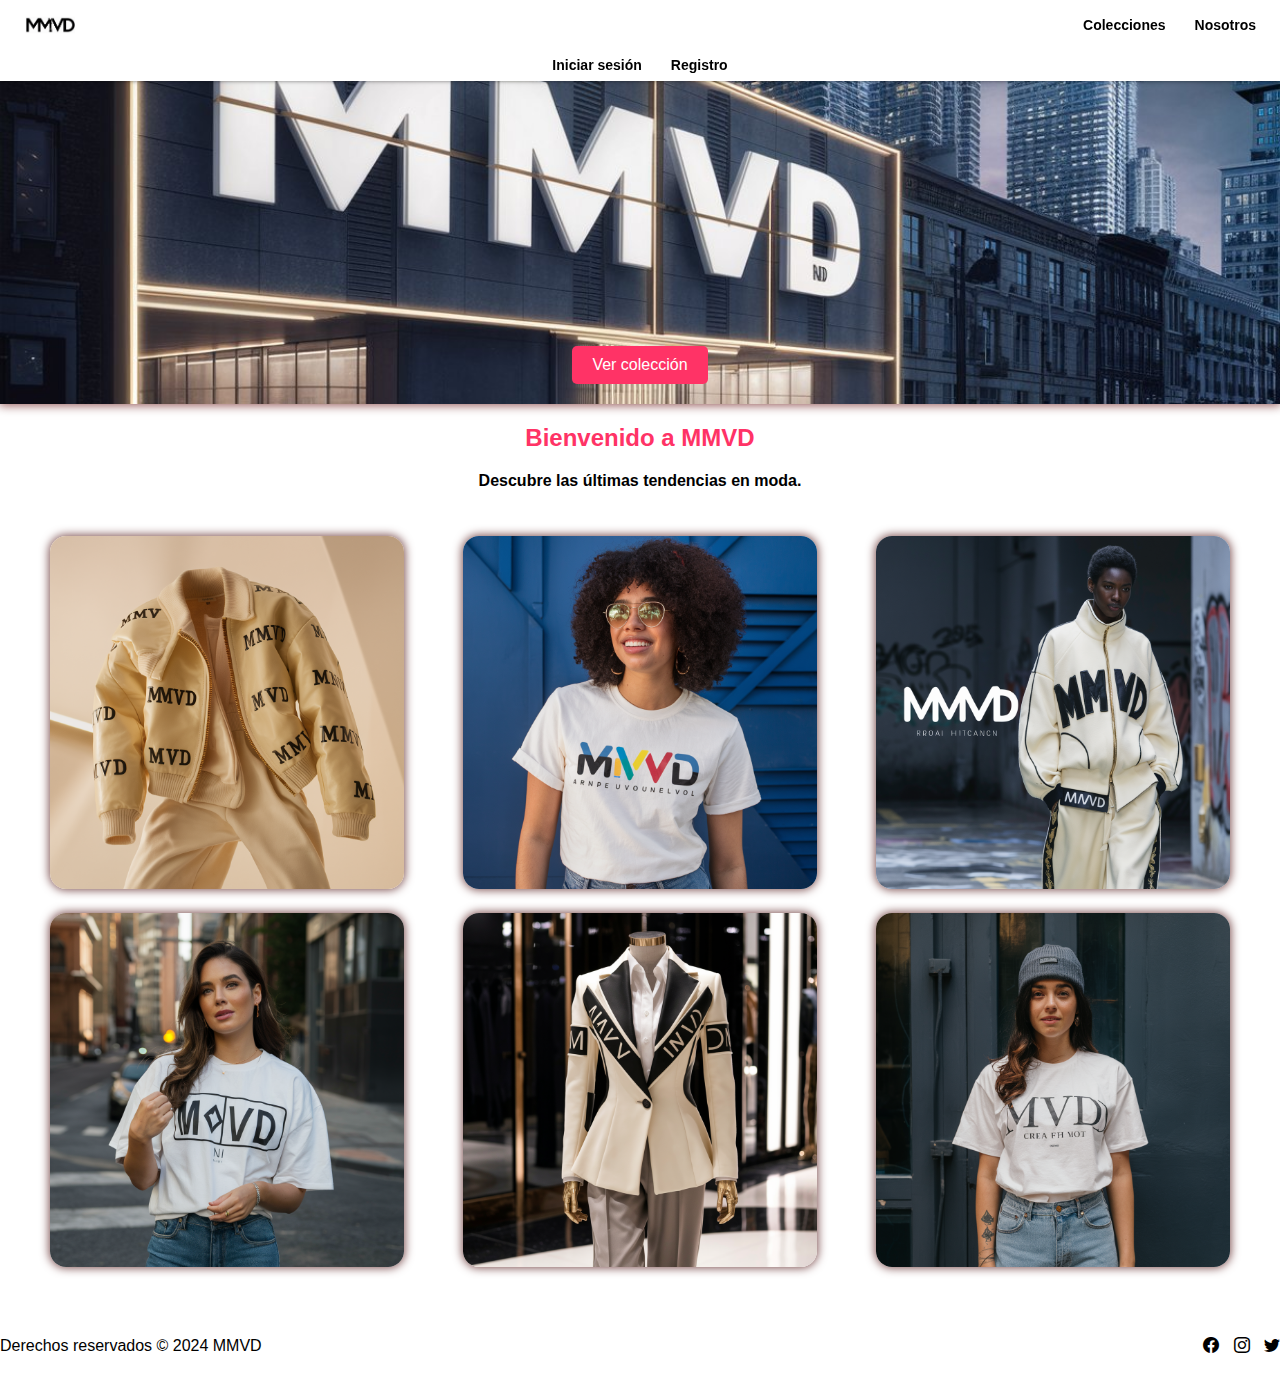
<file: index.html>
<!DOCTYPE html>
<html lang="en">

<head>
    <meta charset="UTF-8">
    <meta name="viewport" content="width=device-width, initial-scale=1.0">
    <title>MMVD</title>
    <link rel="stylesheet" href="./css/index.css">
    <link rel="stylesheet" href="https://cdn.jsdelivr.net/npm/bootstrap-icons@1.11.3/font/bootstrap-icons.min.css">
</head>

<body>
    <header class="header">
        <nav class="navegator">
            <div>
                <a href="./index.html">
                    <svg aria-hidden="true" focusable="false" height="100%" viewBox="0 0 62 62" width="100%"
                        xmlns="http://www.w3.org/2000/svg" class="img img--logo">
                        <circle cx="31" cy="31" fill="#ffffff" r="30.002"></circle>
                        <image href="./img/MMVD3.png" height="100%" width="100%" />

                    </svg>
                </a>

            </div>
            <ul class="navlink gap-5xs">

                <li><a href="./Coleccion.html" class="link">Colecciones</a>
                    <ul class="list-agre gap-5xs">
                        <li><a href="#" class="link">Ella</a></li>
                        <li><a href="#" class="link">El</a></li>
                        <li><a href="#" class="link">Niños</a></li>
                    </ul>
                </li>
                <li><a href="#" class="link">Nosotros</a>
                    <ul class="gap-5xs">
                        <li><a href="#" class="link">Historia</a></li>
                        <li><a href="#" class="link">Locales</a></li>
                        <li><a href="#" class="link">Contacto</a></li>

                    </ul>
                </li>

            </ul>

        </nav>
        <nav>
            <ul class="inicio-sesion gap-5xs">

                <li><a href="#" class="link">Iniciar sesión</a></li>
                <li><a href="./Registro.html" class="link">Registro</a></li>
            </ul>

        </nav>

    </header>

    <main>

        <section class="banner">
            <a href="./Coleccion.html" class="btn">Ver colección</a>
        </section>

        <section class="textos">
            <h2 class="h2">Bienvenido a MMVD</h2>
            <p>Descubre las últimas tendencias en moda.</p>

        </section>

        <section class="productos">

            <div class="producto">
                <img class="producto__img" src="./img/Ropa/CONJUNTO.png">


            </div>
            <div class="producto">
                <img class="producto__img" src="./img/Ropa/POLO.png" alt="">


            </div>
            <div class="producto">
                <img class="producto__img" src="./img/Ropa/OTROCONJUNTO.png" alt="">


            </div>
            <div class="producto">
                <img class="producto__img" src="./img/Ropa/OTROPOLO.png" alt="">


            </div>
            </div>
            <div class="producto">
                <img class="producto__img" src="./img/Ropa/jacket.png" alt="">


            </div>
            <div class="producto">
                <img class="producto__img" src="./img/Ropa/POLOo.png" alt="">


            </div>

        </section>
    </main>

    <footer>
        <div class="footer-content">
            <p>Derechos reservados © 2024 MMVD</p>
            <div class="social-links">
                <a href="#"><i class="bi bi-facebook"></i></a>
                <a href="https://www.instagram.com/mamavadi_/"><i class="bi bi-instagram"></i></a>
                <a href="#"><i class="bi bi-twitter"></i></a>
            </div>
        </div>
    </footer>

</body>

</html>
</file>
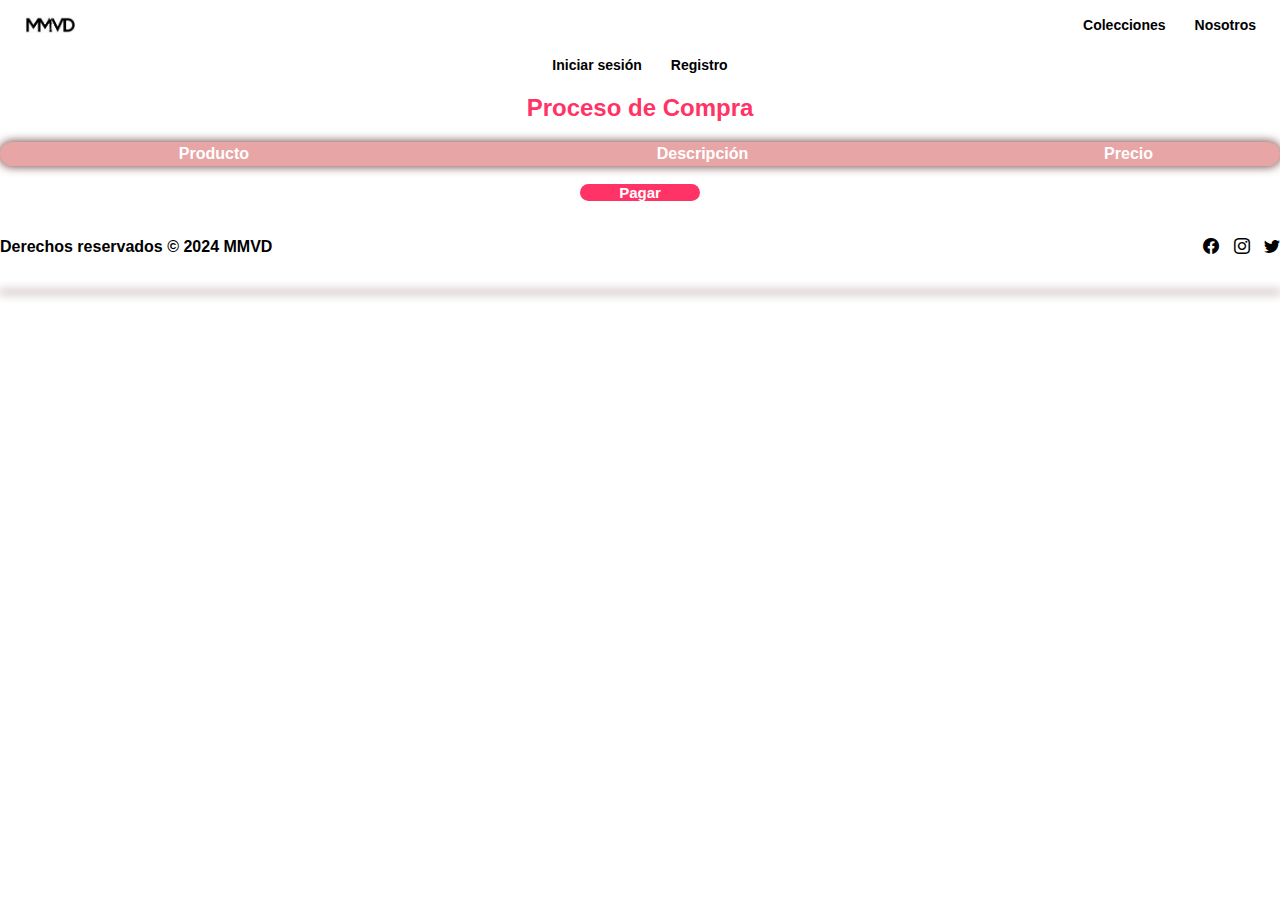
<file: carrito.html>
<!DOCTYPE html>
<html lang="es">

<head>
    <meta charset="UTF-8">
    <meta name="viewport" content="width=device-width, initial-scale=1.0">
    <title>MMVD</title>
    <link rel="stylesheet" href="./css/index.css">
    <link rel="stylesheet" href="https://cdn.jsdelivr.net/npm/bootstrap-icons@1.11.3/font/bootstrap-icons.min.css">
</head>

<body>
    <header>
        <nav class="navegator">
            <a href="./index.html" class="logo">
                <svg aria-hidden="true" focusable="false" height="100%" viewBox="0 0 62 62" width="100%"
                    xmlns="http://www.w3.org/2000/svg" class="img img--logo">
                    <circle cx="31" cy="31" fill="#ffffff" r="30.002"></circle>
                    <image href="./img/MMVD3.png" height="100%" width="100%" />
                </svg>
            </a>
            <ul class="navlink gap-5xs">

                <li>
                    <a href="./Coleccion.html" class="link">Colecciones</a>
                    <ul class="gap-5xs">
                        <li><a href="#" class="link">Ella</a></li>
                        <li><a href="#" class="link">El</a></li>
                        <li><a href="#" class="link">Niños</a></li>
                    </ul>
                </li>
                <li>
                    <a href="#" class="link">Nosotros</a>
                    <ul class="gap-5xs">
                        <li><a href="#" class="link">Historia</a></li>
                        <li><a href="#" class="link">Locales</a></li>
                        <li><a href="#" class="link">Contacto</a></li>

                    </ul>
                </li>
            </ul>
        </nav>
        <nav>
            <ul class="inicio-sesion gap-5xs">
                <li><a href="#" class="link">Iniciar sesión</a></li>
                <li><a href="./Registro.html" class="link">Registro</a></li>
            </ul>
        </nav>
    </header>

    <main>

        <section class="textos">
            <h2 class="h2">Proceso de Compra</h2>
            <table class="table">
                <thead>
                    <tr>
                        <th>Producto</th>
                        <th>Descripción</th>
                        <th>Precio</th>
                    </tr>
                </thead>
                <tbody id="shoppingCartTable"></tbody>
            </table>
            <br>
            <table class="table">

                <thead>
                    <tr>
                        <a class="btn-2" href="">Pagar</a>
                    </tr>
                </thead>
        </section>
    </main>
    <footer>
        <div class="footer-content">
            <p>Derechos reservados © 2024 MMVD</p>
            <div class="social-links">
                <a href="#"><i class="bi bi-facebook"></i></a>
                <a href="https://www.instagram.com/mamavadi_/"><i class="bi bi-instagram"></i></a>
                <a href="#"><i class="bi bi-twitter"></i></a>
            </div>
        </div>
    </footer>
    <script src="./JavaScript/carrito.js"></script>
</body>

</html>
</file>
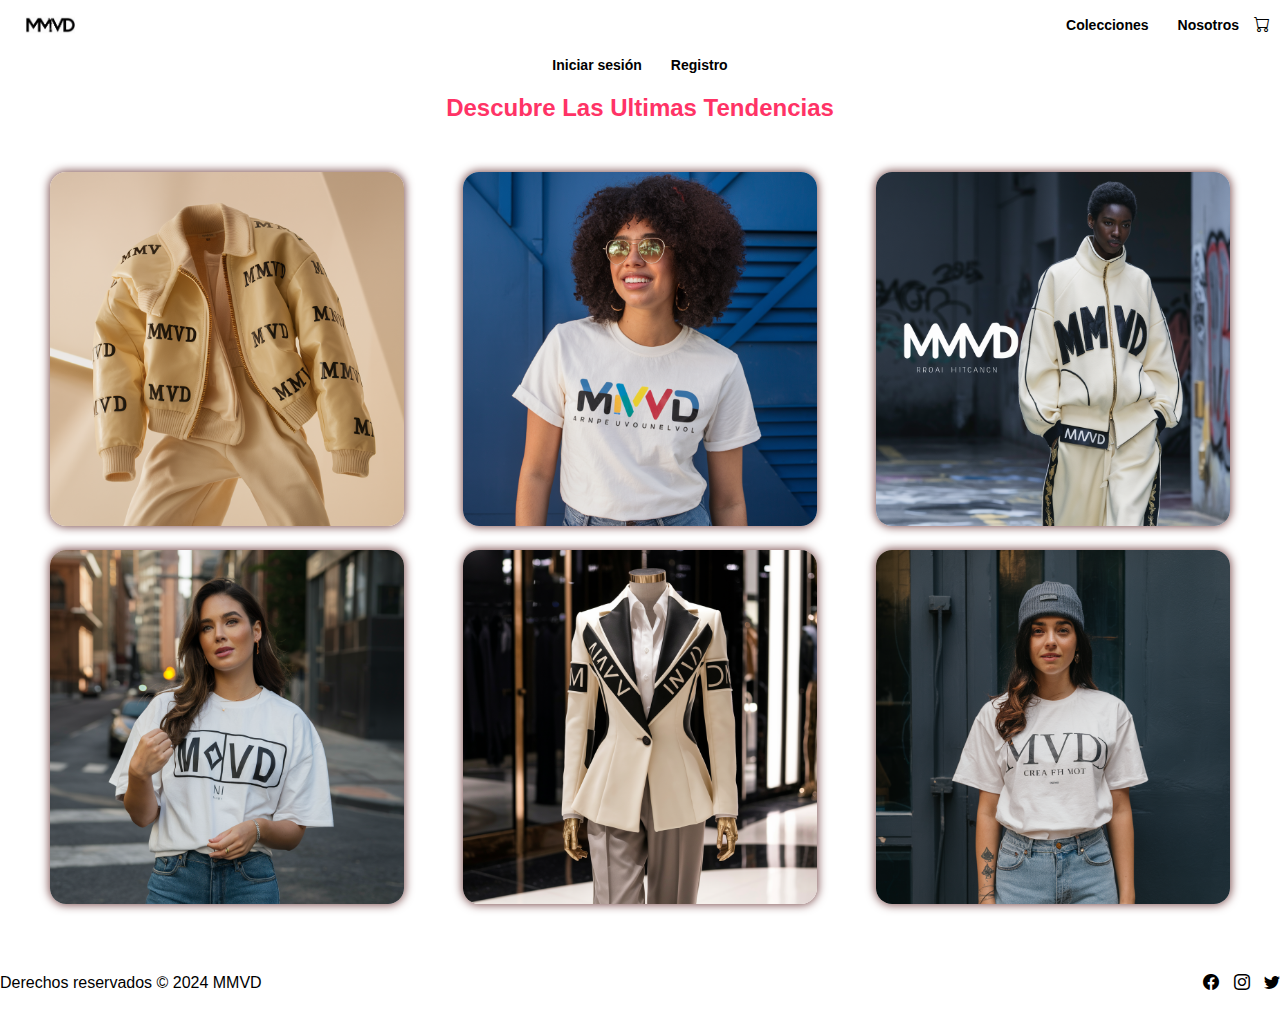
<file: Coleccion.html>
<!DOCTYPE html>
<html lang="en">

<head>
    <meta charset="UTF-8">
    <meta name="viewport" content="width=device-width, initial-scale=1.0">
    <title>MMVD</title>
    <link rel="stylesheet" href="./css/index.css">
    <link rel="stylesheet" href="https://cdn.jsdelivr.net/npm/bootstrap-icons@1.11.3/font/bootstrap-icons.min.css">

</head>

<body>
    <header>
        <nav class="navegator">
            <div class="logo">
                <a href="./index.html">
                    <svg aria-hidden="true" focusable="false" height="100%" viewBox="0 0 62 62" width="100%"
                        xmlns="http://www.w3.org/2000/svg" class="img img--logo">
                        <circle cx="31" cy="31" fill="#ffffff" r="30.002"></circle>
                        <image href="./img/MMVD3.png" height="100%" width="100%" />

                    </svg>
                </a>

            </div>
            <ul class="navlink gap-5xs">

                <li><a href="#" class="link">Colecciones</a>
                    <ul class="gap-5xs">
                        <li><a href="#" class="link">Ella</a></li>
                        <li><a href="#" class="link">El</a></li>
                        <li><a href="#" class="link">Niños</a></li>
                    </ul>
                </li>
                <li><a href="#" class="link">Nosotros</a>
                    <ul class="gap-5xs">
                        <li><a href="#" class="link">Historia</a></li>
                        <li><a href="#" class="link">Locales</a></li>
                        <li><a href="#" class="link">Contacto</a></li>

                    </ul>

                </li>
                <li class="submenu">
                    <a href="#" id="img-carrito" class="carrito"><i class="bi bi-cart"></i></a>
                    <div id="carrito">
                        <table id="lista-carrito">
                            <thead>
                                <tr>
                                    <th>Imagen</th>
                                    <th>Nombre</th>
                                    <th>Precio</th>
                                    <th></th>
                                </tr>
                            </thead>
                            <tbody></tbody>
                        </table>
                        <a href="#" id="vaciar-carrito" class="btn-2">Vaciar Carrito</a>
                        <a href="./carrito.html" class="btn-2">Pagar</a>
                    </div>
                </li>
            </ul>

        </nav>
        <nav>
            <ul class="inicio-sesion gap-5xs">
                <li><a href="#" class="link">Iniciar sesión</a></li>
                <li><a href="./Registro.html" class="link">Registro</a></li>
            </ul>

        </nav>

    </header>

    <main>


        <section class="textos">
            <h2 class="h2">Descubre Las Ultimas Tendencias </h2>


        </section>

        <section class="productos" id="productos"></section>

        <div id="detail"></div>

    </main>

    <footer>
        <div class="footer-content">
            <p>Derechos reservados © 2024 MMVD</p>
            <div class="social-links">
                <a href="#"><i class="bi bi-facebook"></i></a>
                <a href="https://www.instagram.com/mamavadi_/"><i class="bi bi-instagram"></i></a>
                <a href="#"><i class="bi bi-twitter"></i></a>
            </div>
        </div>
    </footer>
</body>
<script src="./JavaScript/script.js"></script>

</html>
</file>
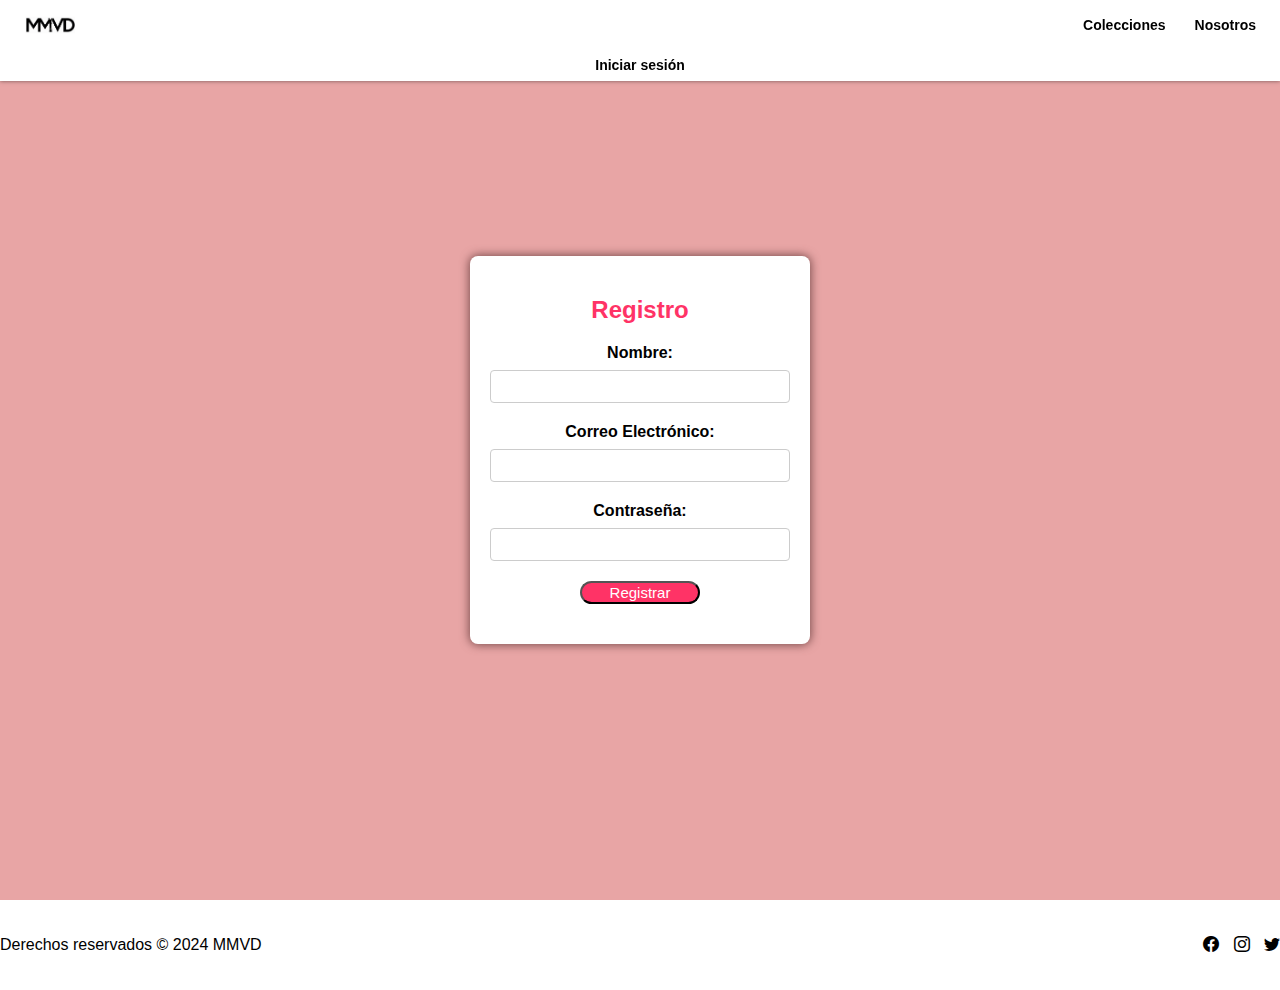
<file: Registro.html>
<!DOCTYPE html>
<html lang="en">

<head>
    <meta charset="UTF-8">
    <meta name="viewport" content="width=device-width, initial-scale=1.0">
    <title>MMVD</title>
    <link rel="stylesheet" href="./css/index.css">
    <link rel="stylesheet" href="https://cdn.jsdelivr.net/npm/bootstrap-icons@1.11.3/font/bootstrap-icons.min.css">
</head>

<body>
    <header class="header">
        <nav class="navegator">
            <div>
                <a href="./index.html">
                    <svg aria-hidden="true" focusable="false" height="100%" viewBox="0 0 62 62" width="100%"
                        xmlns="http://www.w3.org/2000/svg" class="img img--logo">
                        <circle cx="31" cy="31" fill="#ffffff" r="30.002"></circle>
                        <image href="./img/MMVD3.png" height="100%" width="100%" />

                    </svg>
                </a>

            </div>
            <ul class="navlink gap-5xs">

                <li><a href="./Coleccion.html" class="link">Colecciones</a>
                    <ul class="list-agre gap-5xs">
                        <li><a href="#" class="link">Ella</a></li>
                        <li><a href="#" class="link">El</a></li>
                        <li><a href="#" class="link">Niños</a></li>
                    </ul>
                </li>
                <li><a href="#" class="link">Nosotros</a>
                    <ul class="gap-5xs">
                        <li><a href="#" class="link">Historia</a></li>
                        <li><a href="#" class="link">Locales</a></li>
                        <li><a href="#" class="link">Contacto</a></li>

                    </ul>
                </li>

            </ul>

        </nav>
        <nav>
            <ul class="inicio-sesion gap-5xs">

                <li><a href="#" class="link">Iniciar sesión</a></li>

            </ul>

        </nav>

    </header>
    <main class="main">
        <div class="container">
            <h2 class="h2">Registro</h2>
            <form class="formulario" id="registrationForm">
                <label for="name">Nombre:</label>
                <input class="input" type="text" id="name" name="name" required>

                <label for="email">Correo Electrónico:</label>
                <input class="input" type="email" id="email" name="email" required>

                <label for="password">Contraseña:</label>
                <input class="input" type="password" id="password" name="password" required>

                <button class="btn-2" type="submit">Registrar</button>
            </form>
            <p id="message"></p>
        </div>
        <script src="./JavaScript/registro.js"></script>
    </main>

    <footer>
        <div class="footer-content">
            <p>Derechos reservados © 2024 MMVD</p>
            <div class="social-links">
                <a href="#"><i class="bi bi-facebook"></i></a>
                <a href="https://www.instagram.com/mamavadi_/"><i class="bi bi-instagram"></i></a>
                <a href="#"><i class="bi bi-twitter"></i></a>
            </div>
        </div>
    </footer>

</body>

</html>
</file>
<file: css/index.css>
body {
    font-family: Arial, sans-serif;
    margin: 0;
    padding: 0;

}

.header {

    position: fixed;
    z-index: 1;
    top: 0;
    width: 100%;
    background-color: white;
    box-shadow: 0 0 4px 0 rgba(0, 0, 0, 0.5);

}

.logo {
    color: inherit;
}

.gap-5xs {
    gap: 1px;
}

.inicio-sesion {
    list-style: none;
    display: flex;
    background-color: white;
    background-position: center;
    text-align: center;
    background-size: cover;
    font-weight: 700;
    justify-content: center;
    margin: 0.5%;
    padding: 0;
}


.navegator {
    display: flex;
    justify-content: space-between;
    align-items: center;
    padding: 0 10px;
    list-style: none;
}

.img {
    display: block;
}

.img--logo {

    width: 80px;
    height: 50px;
}

.link {
    padding: 4px 14px;
    color: black;
    font-size: 14px;
    font-weight: 700;
    text-decoration: none;
    border-radius: 16px;
}

.link:hover,
.link--active {
    background-color: #d62852;
    color: white;
}

.navlink {
    list-style: none;
    padding: 0;
    display: flex;
    align-items: center;
}

.navlink>li {
    display: inline-block;
    position: relative;
}

.navlink>li>ul {
    display: none;
    list-style: none;
    position: absolute;
    min-width: 90px;
    top: 100%;
    left: 0;
    z-index: 1;
    margin: 0;
    padding: 0;
    background-color: white;
    border: solid;
    border-radius: 8px;
    padding-block: 4px;
}

.navlink>li:hover>ul {
    display: block;
}

.navlink li ul li {
    margin-top: 4px;
}

.h2 {
    text-align: center;
    margin-bottom: 20px;
    color: #ff3366;

}



.banner {
    margin-top: 2%;
    z-index: 0;
    background-image: url('../img/background3.jpg');
    width: 1232;
    height: 768;
    background-size: cover;
    background-position: center;
    text-align: center;
    padding: 300px 0 20px 0;
    box-shadow: 0 0 10px 1px rgb(141, 76, 76);
}

.banner .btn {
    display: inline-block;
    margin-top: 20px;
    padding: 10px 20px;
    background-color: #ff3366;
    color: #fff;
    text-decoration: none;
    border-radius: 5px;
    text-align: center;
    transition: background-color 0.3s ease;
}

.banner .btn:hover {
    background-color: #d62852;
}

.textos {

    background-position: center;
    text-align: center;
    background-size: cover;
    font-weight: 700;
    margin: 0;
    padding: 0;
}

.productos {

    padding: 20px;
    display: flex;
    justify-content: center;
    flex-wrap: wrap;
}

.producto {

    margin: 10px;
    flex: 0 0 calc(33.333% - 20px);
    justify-content: center;
    text-align: center;

}

.producto__img {
    max-width: 90%;
    border-radius: 16px;
    box-shadow: 0 0 10px 1px rgb(123, 77, 77);

}

footer {
    background-color: white;
    padding: 20px 0;
    bottom: 100%;
}

.footer-content {
    display: flex;
    justify-content: space-between;
    align-items: center;
}

.social-links a {
    color: inherit;
    margin-left: 10px;
}

.modal {
    position: fixed;
    top: 50%;
    left: 50%;
    transform: translate(-50%, -50%);
    max-width: 300px;
    margin-inline: auto;
    border-radius: 16px;
    box-shadow: 0 0 10px 1px rgb(123, 77, 77);
    background-color: white;
    overflow: hidden;

    & img {
        width: 100%;
    }

    & h3 {
        font-size: 24px;
    }

    & h4 {
        font-size: 18px;
    }

}

.modal_text {
    align-items: center;
    justify-content: center;
    text-align: center;
}

.agregar-carrito {
    margin: 5px;
    text-decoration: none;
    display: flex;
    justify-content: center;
    align-items: center
}

.button_style {
    background-color: #ff3366;
    color: white;
    border-radius: 16px;
    width: 70%;
}


.submenu {

    position: relative;
}

.submenu #carrito {
    display: none;
}

.submenu:hover #carrito {
    display: block;
    position: absolute;
    right: 0;
    backdrop-filter: blur(100px);
    top: 100%;
    z-index: 1;
    background-color: #f3c0ba76;
    padding: 20px;
    min-width: 400px;
}

table {
    width: 100%;
}

th,
td {
    color: #ffffff;
}

.borrar {
    background-color: #ff3366;
    border-radius: 50%;
    padding: 5px 10px;
    text-decoration: none;
    color: #ffffff;
    font-weight: 800;
    cursor: pointer;
}

.btn-2 {
    display: inline-block;
    padding-left: 7px 10px;
    background-color: #ff3366;
    color: #ffffff;
    border-radius: 15px;
    font-size: 15px;
    text-decoration: none;
    width: 120px;
    text-align: center;
    

    &:hover {
        background-color: #d62852;
    }
}

.carrito {
    color: inherit;
}

/* para telefono */
@media (max-width: 768px) {
    .navlink {
        justify-content: center;
    }

    .navegator {
        padding: 0 0px;
    }

    .header {
        position: fixed;
    }

    .banner {
        width: 100%;
        height: auto;
        padding: 50px 0 20px 0;
    }

    .inicio-sesion {
        list-style: none;
        display: flex;
        background-color: white;
        background-position: center;
        text-align: center;
        background-size: cover;
        font-weight: 700;
        justify-content: center;
        margin: 0;
        padding: 0;
    }

    .producto {
        flex: 0 0 calc(50% - 20px);
    }

    .gap-5xs {
        gap: 0;
    }
}

.table {
    border-radius: 50px;
    background-color: rgb(232, 165, 165);
    box-shadow: 0 0 10px 1px rgb(123, 77, 77);
}


.main {
    font-family: Arial, sans-serif;
    background-color: rgb(232, 165, 165);
    display: flex;
    justify-content: center;
    align-items: center;
    height: 100vh;
    margin: 0;
}

.container {
    background-color: white;
    padding: 20px;
    border-radius: 8px;
    box-shadow: 0 0 10px 1px rgb(123, 77, 77);
    width: 300px;
}



label {
    display: block;
    margin-bottom: 8px;
    font-weight: bold;
}

.input {
    width: 100%;
    padding: 8px;
    margin-bottom: 20px;
    border: 1px solid #ccc;
    border-radius: 4px;
    box-sizing: border-box;
}
.formulario{
    justify-content: center;
    text-align: center;
}


#message {
    text-align: center;
    margin-top: 20px;
    color: red;
    font-weight: bold;
}
</file>
